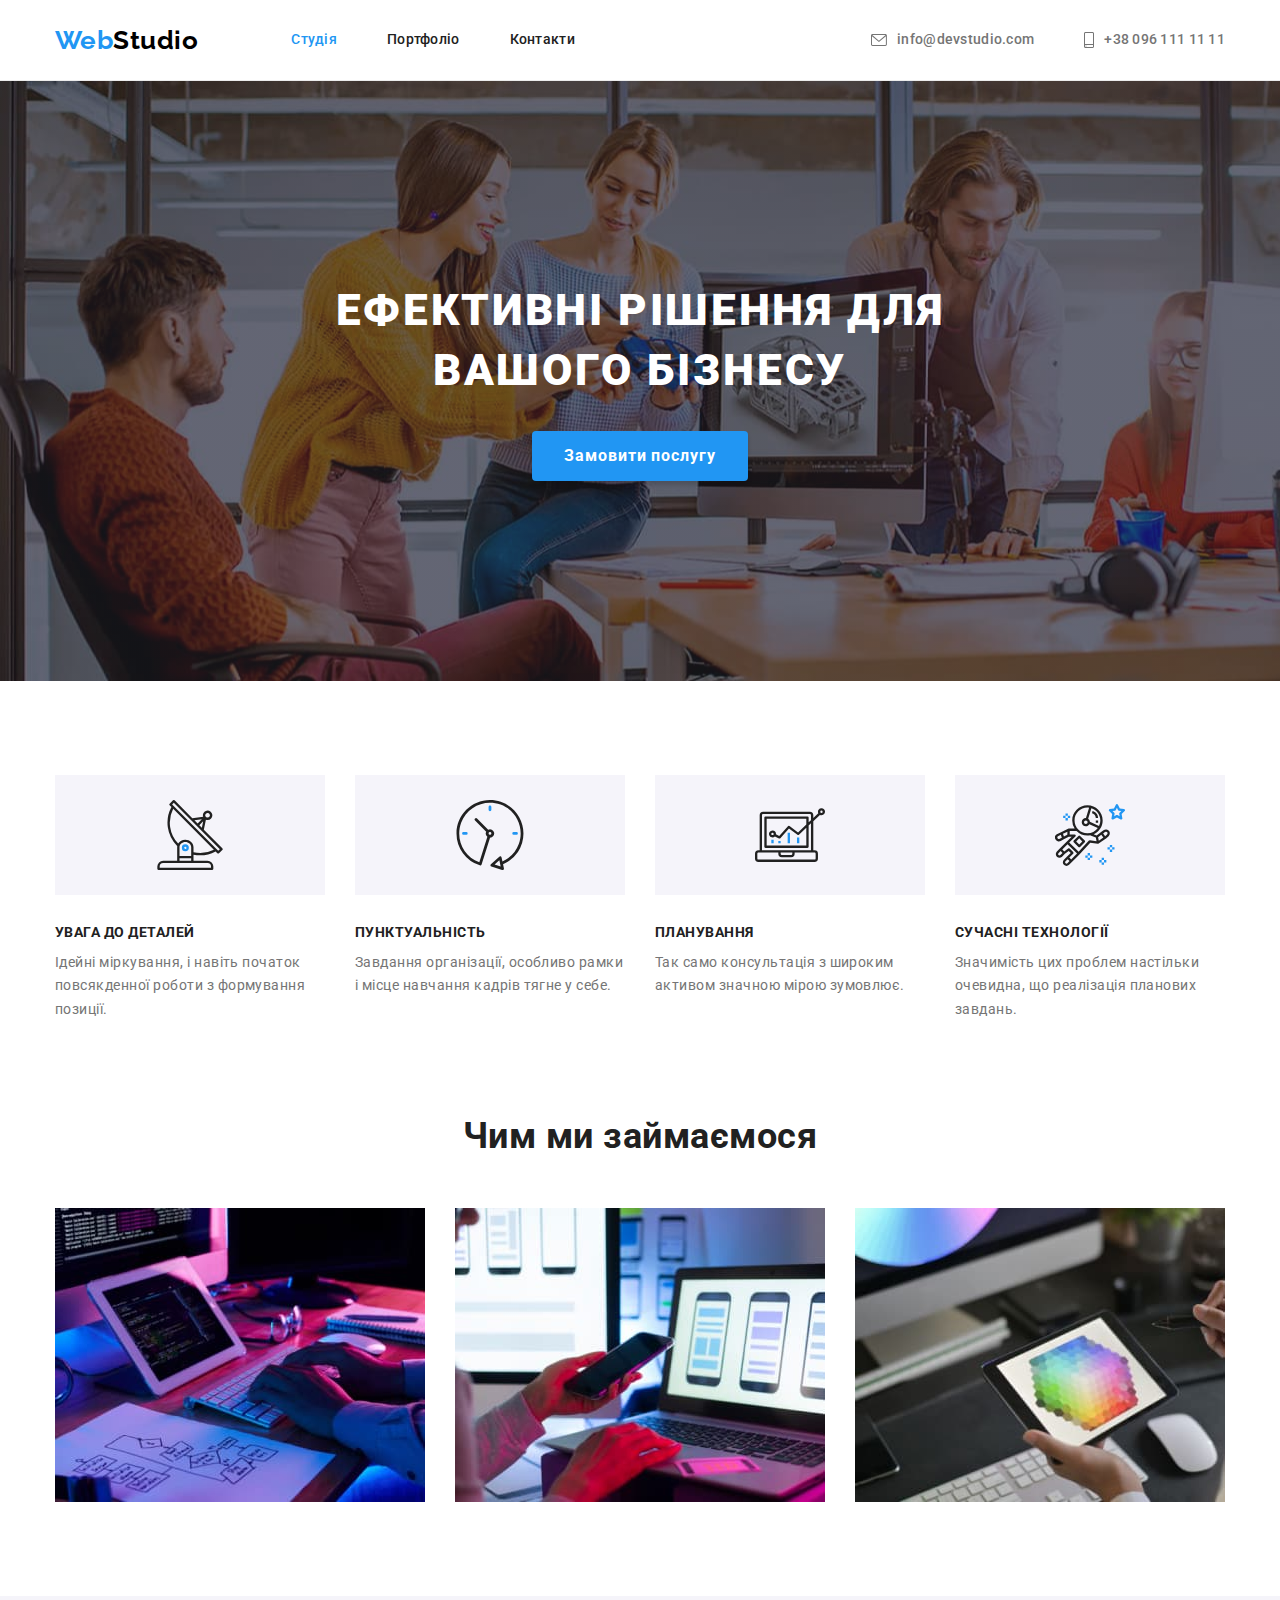
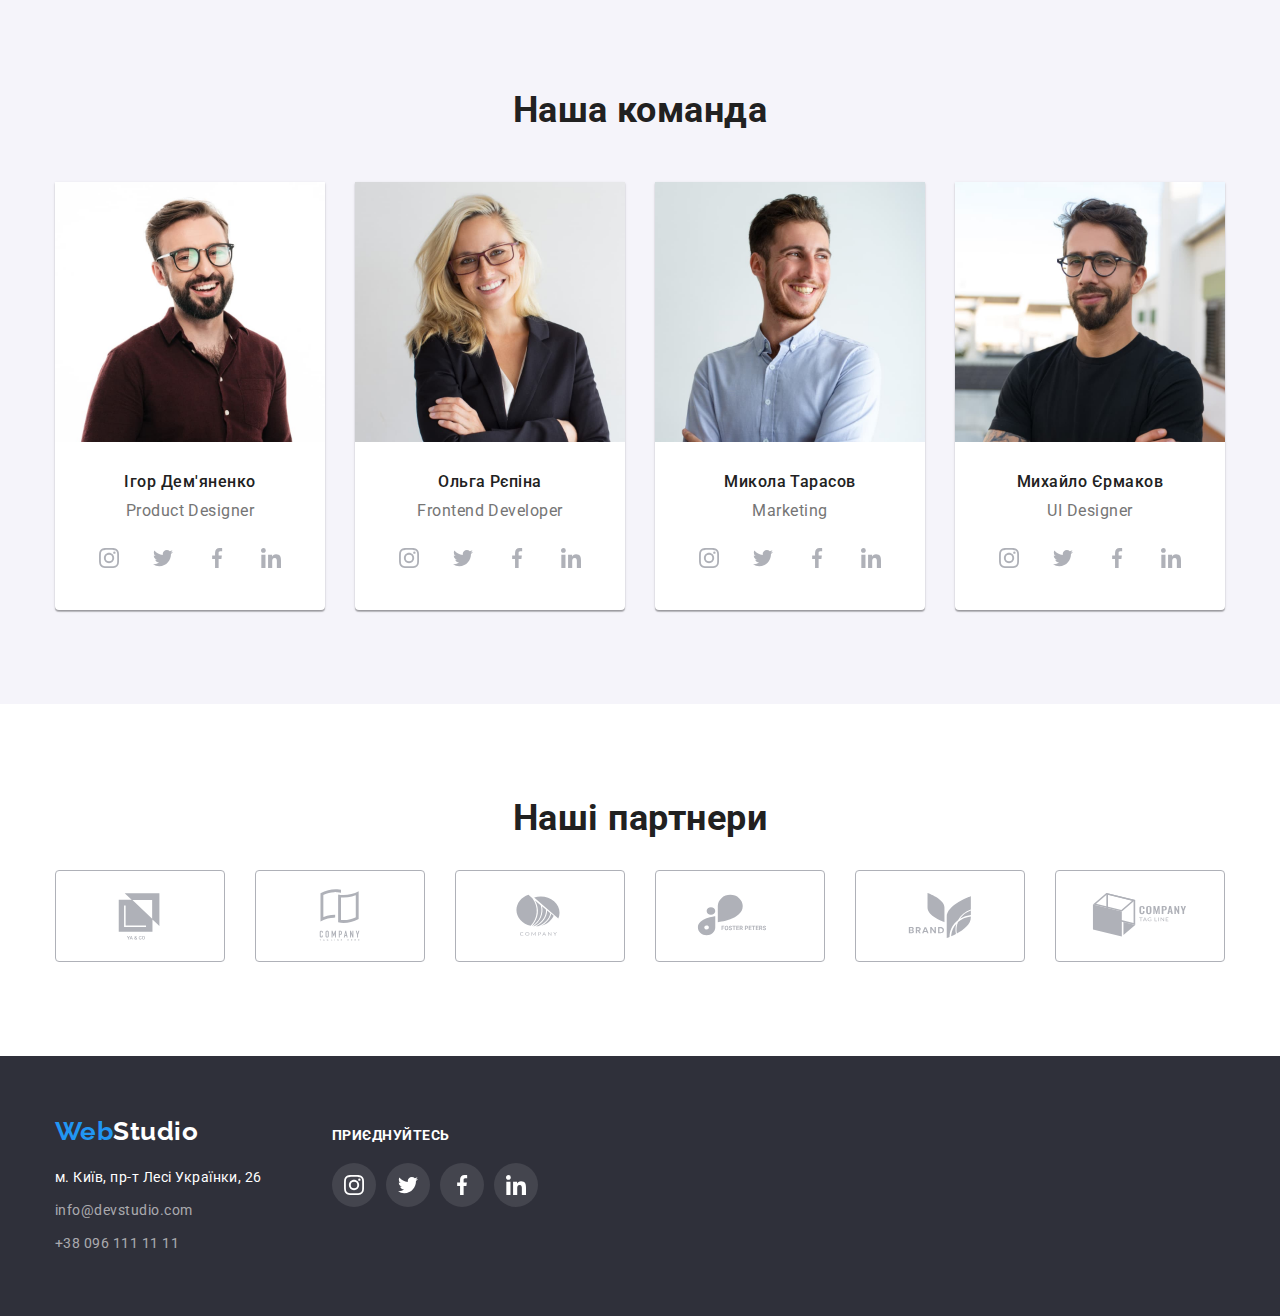
<file: index.html>
<!DOCTYPE html>
<html lang="uk">
  <head>
    <meta charset="UTF-8" />
    <meta http-equiv="X-UA-Compatible" content="IE=edge" />
    <meta name="viewport" content="width=device-width, initial-scale=1.0" />
    <title>Студія</title>
    <!-- Нормалізація -->
    <link
      rel="stylesheet"
      href="https://cdnjs.cloudflare.com/ajax/libs/modern-normalize/1.1.0/modern-normalize.min.css"
    />
    <!-- Шрифти -->
    <link rel="preconnect" href="https://fonts.googleapis.com" />
    <link rel="preconnect" href="https://fonts.gstatic.com" crossorigin />
    <link
      href="https://fonts.googleapis.com/css2?family=Raleway:wght@700&family=Roboto:wght@400;500;700;900&display=swap"
      rel="stylesheet"
    />
    <!-- Стилі -->
    <link rel="stylesheet" href="./css/styles.css" />
  </head>
  <body>
    <!--Шапка сторінки-->
    <header class="header">
      <div class="container">
        <div class="header-container">
          <nav class="header-nav">
            <a href="./index.html" class="logo header-logo">
              <span class="first-color-logo">Web</span>Studio
            </a>
            <ul class="site-nav">
              <li class="nav-item"><a href="./index.html" class="nav-link current">Студія</a></li>
              <li class="nav-item"><a href="./portfolio.html" class="nav-link">Портфоліо</a></li>
              <li class="nav-item"><a href="" class="nav-link"> Контакти </a></li>
            </ul>
          </nav>
          <ul class="contact-info">
            <li class="contact-item">
              <a href="mailto:info@devstudio.com" class="contact-link">
                <svg class="mailto" width="16" height="12">
                  <use href="./images/icons/icons.svg#icon-envelope"></use>
                </svg>
                info@devstudio.com
              </a>
            </li>
            <li class="contact-item">
              <a href="tel:+380961111111" class="contact-link">
                <svg class="smartphone" width="10" height="16">
                  <use href="./images/icons/icons.svg#icon-smartphone"></use>
                </svg>
                +38 096 111 11 11
              </a>
            </li>
          </ul>
        </div>
      </div>
    </header>

    <!--Основний контент сторінки-->
    <main>
      <!--Банер-->
      <section class="section-banner">
        <h1 class="banner-title">Ефективні рішення для вашого бізнесу</h1>
        <button type="button" class="button primery">Замовити послугу</button>
      </section>

      <!--Особливості-->
      <section class="section features">
        <div class="container">
          <h2 class="features-title visually-hidden">Особливості</h2>
          <ul class="features-list">
            <li class="features-item">
              <div class="features-icon-conteiner">
                <svg class="features-icon" width="70" height="70">
                  <use href="./images/icons/icons.svg#icon-antenna"></use>
                </svg>
              </div>
              <h3 class="features-accent">Увага до деталей</h3>
              <p class="features-text">
                Ідейні міркування, і навіть початок повсякденної роботи з формування позиції.
              </p>
            </li>
            <li class="features-item">
              <div class="features-icon-conteiner">
                <svg class="features-icon" width="70" height="70">
                  <use href="./images/icons/icons.svg#icon-clock"></use>
                </svg>
              </div>
              <h3 class="features-accent">Пунктуальність</h3>
              <p class="features-text">
                Завдання організації, особливо рамки і місце навчання кадрів тягне у себе.
              </p>
            </li>
            <li class="features-item">
              <div class="features-icon-conteiner">
                <svg class="features-icon" width="70" height="70">
                  <use href="./images/icons/icons.svg#icon-diagram"></use>
                </svg>
              </div>
              <h3 class="features-accent">Планування</h3>
              <p class="features-text">
                Так само консультація з широким активом значною мірою зумовлює.
              </p>
            </li>
            <li class="features-item">
              <div class="features-icon-conteiner">
                <svg class="features-icon" width="70" height="70">
                  <use href="./images/icons/icons.svg#icon-astronaut"></use>
                </svg>
              </div>
              <h3 class="features-accent">Сучасні технології</h3>
              <p class="features-text">
                Значимість цих проблем настільки очевидна, що реалізація планових завдань.
              </p>
            </li>
          </ul>
        </div>
      </section>

      <!--Чим ми займаємось-->
      <section class="section work">
        <div class="container">
          <h2 class="work-title">Чим ми займаємося</h2>
          <ul class="work-list">
            <li class="work-item">
              <img src="./images/main-page/box-1.jpg" alt="Бокс 1" width="370" />
            </li>
            <li class="work-item">
              <img src="./images/main-page/box-2.jpg" alt="Бокс 2" width="370" />
            </li>
            <li class="work-item">
              <img src="./images/main-page/box-3.jpg" alt="Бокс 3" width="370" />
            </li>
          </ul>
        </div>
      </section>

      <!--Наша команда-->
      <section class="section our-team">
        <div class="container">
          <h2 class="team-title">Наша команда</h2>
          <ul class="team-list">
            <li class="team-item">
              <img
                class="team-foto"
                src="./images/main-page/img-1.jpg"
                alt="Ігор Дем'яненко"
                width="270"
              />
              <div class="team-description">
                <h3 class="team-people">Ігор Дем'яненко</h3>
                <p lang="en" class="team-job">Product Designer</p>
                <ul class="team-socials-list">
                  <li class="socials-item">
                    <a class="socials-link" href="#">
                      <svg class="socials-icon" width="20" height="20">
                        <use href="./images/icons/icons.svg#icon-instagram"></use>
                      </svg>
                    </a>
                  </li>
                  <li class="socials-item">
                    <a class="socials-link" href="#">
                      <svg class="socials-icon" width="20" height="20">
                        <use href="./images/icons/icons.svg#icon-twitter"></use>
                      </svg>
                    </a>
                  </li>
                  <li class="socials-item">
                    <a class="socials-link" href="#">
                      <svg class="socials-icon" width="20" height="20">
                        <use href="./images/icons/icons.svg#icon-facebook"></use>
                      </svg>
                    </a>
                  </li>
                  <li class="socials-item">
                    <a class="socials-link" href="#">
                      <svg class="socials-icon" width="20" height="20">
                        <use href="./images/icons/icons.svg#icon-linkedin"></use>
                      </svg>
                    </a>
                  </li>
                </ul>
              </div>
            </li>
            <li class="team-item">
              <img
                class="team-foto"
                src="./images/main-page/img-2.jpg"
                alt="Ольга Рєпіна"
                width="270"
              />
              <div class="team-description">
                <h3 class="team-people">Ольга Рєпіна</h3>
                <p lang="en" class="team-job">Frontend Developer</p>
                <ul class="team-socials-list">
                  <li class="socials-item">
                    <a class="socials-link" href="#">
                      <svg class="socials-icon" width="20" height="20">
                        <use href="./images/icons/icons.svg#icon-instagram"></use>
                      </svg>
                    </a>
                  </li>
                  <li class="socials-item">
                    <a class="socials-link" href="#">
                      <svg class="socials-icon" width="20" height="20">
                        <use href="./images/icons/icons.svg#icon-twitter"></use>
                      </svg>
                    </a>
                  </li>
                  <li class="socials-item">
                    <a class="socials-link" href="#">
                      <svg class="socials-icon" width="20" height="20">
                        <use href="./images/icons/icons.svg#icon-facebook"></use>
                      </svg>
                    </a>
                  </li>
                  <li class="socials-item">
                    <a class="socials-link" href="#">
                      <svg class="socials-icon" width="20" height="20">
                        <use href="./images/icons/icons.svg#icon-linkedin"></use>
                      </svg>
                    </a>
                  </li>
                </ul>
              </div>
            </li>
            <li class="team-item">
              <img
                class="team-foto"
                src="./images/main-page/img-3.jpg"
                alt="Микола Тарасов"
                width="270"
              />
              <div class="team-description">
                <h3 class="team-people">Микола Тарасов</h3>
                <p lang="en" class="team-job">Marketing</p>
                <ul class="team-socials-list">
                  <li class="socials-item">
                    <a class="socials-link" href="#">
                      <svg class="socials-icon" width="20" height="20">
                        <use href="./images/icons/icons.svg#icon-instagram"></use>
                      </svg>
                    </a>
                  </li>
                  <li class="socials-item">
                    <a class="socials-link" href="#">
                      <svg class="socials-icon" width="20" height="20">
                        <use href="./images/icons/icons.svg#icon-twitter"></use>
                      </svg>
                    </a>
                  </li>
                  <li class="socials-item">
                    <a class="socials-link" href="#">
                      <svg class="socials-icon" width="20" height="20">
                        <use href="./images/icons/icons.svg#icon-facebook"></use>
                      </svg>
                    </a>
                  </li>
                  <li class="socials-item">
                    <a class="socials-link" href="#">
                      <svg class="socials-icon" width="20" height="20">
                        <use href="./images/icons/icons.svg#icon-linkedin"></use>
                      </svg>
                    </a>
                  </li>
                </ul>
              </div>
            </li>
            <li class="team-item">
              <img
                class="team-foto"
                src="./images/main-page/img-4.jpg"
                alt="Михайло Єрмаков"
                width="270"
              />
              <div class="team-description">
                <h3 class="team-people">Михайло Єрмаков</h3>
                <p lang="en" class="team-job">UI Designer</p>
                <ul class="team-socials-list">
                  <li class="socials-item">
                    <a class="socials-link" href="#">
                      <svg class="socials-icon" width="20" height="20">
                        <use href="./images/icons/icons.svg#icon-instagram"></use>
                      </svg>
                    </a>
                  </li>
                  <li class="socials-item">
                    <a class="socials-link" href="#">
                      <svg class="socials-icon" width="20" height="20">
                        <use href="./images/icons/icons.svg#icon-twitter"></use>
                      </svg>
                    </a>
                  </li>
                  <li class="socials-item">
                    <a class="socials-link" href="#">
                      <svg class="socials-icon" width="20" height="20">
                        <use href="./images/icons/icons.svg#icon-facebook"></use>
                      </svg>
                    </a>
                  </li>
                  <li class="socials-item">
                    <a class="socials-link" href="#">
                      <svg class="socials-icon" width="20" height="20">
                        <use href="./images/icons/icons.svg#icon-linkedin"></use>
                      </svg>
                    </a>
                  </li>
                </ul>
              </div>
            </li>
          </ul>
        </div>
      </section>

      <!--Наші партнери -->
      <section class="section partners">
        <div class="container">
          <h2 class="partners-title">Наші партнери</h2>
          <ul class="partners-list">
            <li class="partners-item">
              <a class="partners-link" href="#">
                <svg width="106" height="60">
                  <use href="./images/icons/icons.svg#icon-client-1"></use>
                </svg>
              </a>
            </li>
            <li class="partners-item">
              <a class="partners-link" href="#">
                <svg width="106" height="60">
                  <use href="./images/icons/icons.svg#icon-client-2"></use>
                </svg>
              </a>
            </li>
            <li class="partners-item">
              <a class="partners-link" href="#">
                <svg width="106" height="60">
                  <use href="./images/icons/icons.svg#icon-client-3"></use>
                </svg>
              </a>
            </li>
            <li class="partners-item">
              <a class="partners-link" href="#">
                <svg width="106" height="60">
                  <use href="./images/icons/icons.svg#icon-client-4"></use>
                </svg>
              </a>
            </li>
            <li class="partners-item">
              <a class="partners-link" href="#">
                <svg width="106" height="60">
                  <use href="./images/icons/icons.svg#icon-client-5"></use>
                </svg>
              </a>
            </li>
            <li class="partners-item">
              <a class="partners-link" href="#">
                <svg width="106" height="60">
                  <use href="./images/icons/icons.svg#icon-client-6"></use>
                </svg>
              </a>
            </li>
          </ul>
        </div>
      </section>
    </main>

    <!--Підвал сторінки-->
    <footer class="footer">
      <div class="container footer-container">
        <div class="footer-address-list">
          <a href="./index.html" class="logo footer-logo">
            <span class="first-color-logo">Web</span><span class="second-color-logo">Studio</span>
          </a>
          <address>
            <ul class="footer-list">
              <li class="address-item">
                <a
                  href="https://goo.gl/maps/7CsHQQZuGeeyRnXi9"
                  target="_blank"
                  rel="noopener noreferrer nofollow"
                  class="address-link"
                >
                  м. Київ, пр-т Лесі Українки, 26
                </a>
              </li>
              <li class="address-item">
                <a href="mailto:info@devstudio.com" class="footer-link">info@devstudio.com</a>
              </li>
              <li class="address-item">
                <a href="tel:+380961111111" class="footer-link">+38 096 111 11 11</a>
              </li>
            </ul>
          </address>
        </div>
        <div class="footer-socials">
          <h2 class="footer-title">приєднуйтесь</h2>
          <ul class="footer-socails-list">
            <li class="footer-socials-item">
              <a class="footer-socials-link" href="#">
                <svg class="footer-socials-icon" width="20" height="20">
                  <use href="./images/icons/icons.svg#icon-instagram"></use>
                </svg>
              </a>
            </li>
            <li class="footer-socials-item">
              <a class="footer-socials-link" href="#">
                <svg class="footer-socials-icon" width="20" height="20">
                  <use href="./images/icons/icons.svg#icon-twitter"></use>
                </svg>
              </a>
            </li>
            <li class="footer-socials-item">
              <a class="footer-socials-link" href="#">
                <svg class="footer-socials-icon" width="20" height="20">
                  <use href="./images/icons/icons.svg#icon-facebook"></use>
                </svg>
              </a>
            </li>
            <li class="footer-socials-item">
              <a class="footer-socials-link" href="#">
                <svg class="footer-socials-icon" width="20" height="20">
                  <use href="./images/icons/icons.svg#icon-linkedin"></use>
                </svg>
              </a>
            </li>
          </ul>
        </div>
      </div>
    </footer>
  </body>
</html>
</file>
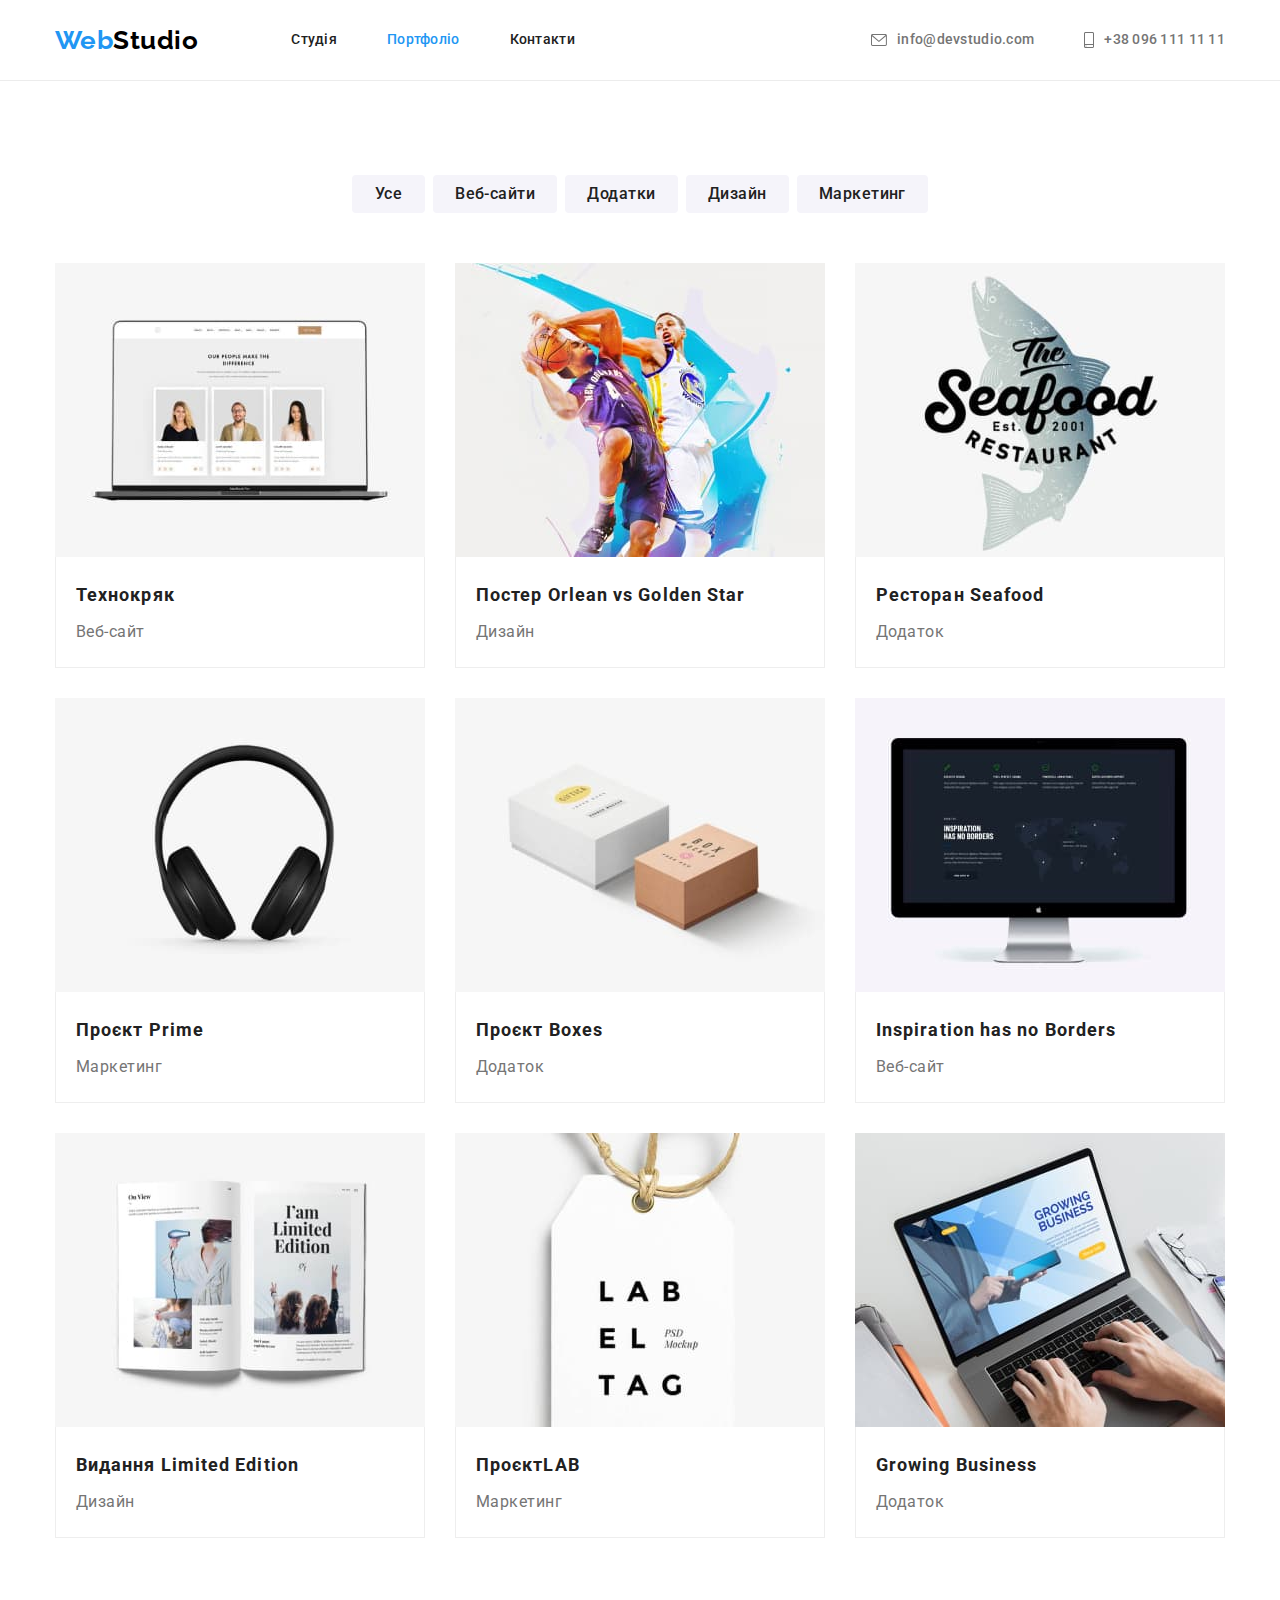
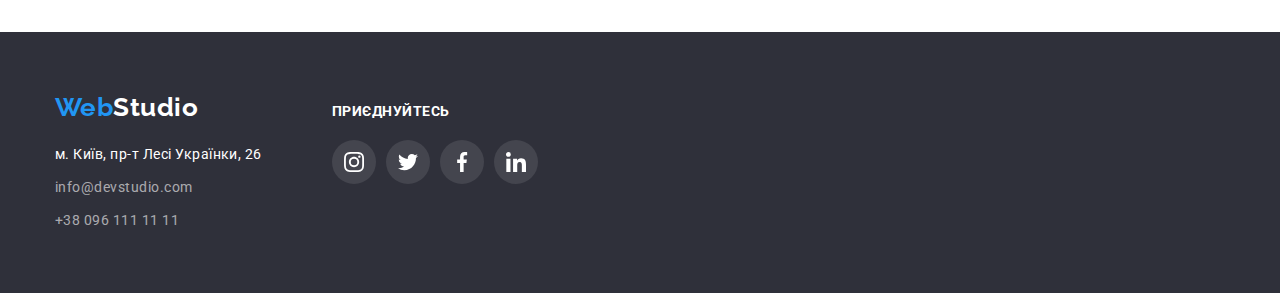
<file: portfolio.html>
<!DOCTYPE html>
<html lang="uk">
  <head>
    <meta charset="UTF-8" />
    <meta http-equiv="X-UA-Compatible" content="IE=edge" />
    <meta name="viewport" content="width=device-width, initial-scale=1.0" />
    <title>Студія</title>
    <!-- Нормалізація -->
    <link
      rel="stylesheet"
      href="https://cdnjs.cloudflare.com/ajax/libs/modern-normalize/1.1.0/modern-normalize.min.css"
    />
    <!-- Шрифти -->
    <link rel="preconnect" href="https://fonts.googleapis.com" />
    <link rel="preconnect" href="https://fonts.gstatic.com" crossorigin />
    <link
      href="https://fonts.googleapis.com/css2?family=Raleway:wght@700&family=Roboto:wght@400;500;700;900&display=swap"
      rel="stylesheet"
    />
    <!-- Стилі -->
    <link rel="stylesheet" href="./css/styles.css" />
  </head>
  <body>
    <!--Шапка сторінки-->
    <header class="header">
      <div class="container">
        <div class="header-container">
          <nav class="header-nav">
            <a href="./index.html" class="logo header-logo">
              <span class="first-color-logo">Web</span>Studio
            </a>
            <ul class="site-nav">
              <li class="nav-item"><a href="./index.html" class="nav-link">Студія</a></li>
              <li class="nav-item">
                <a href="./portfolio.html" class="nav-link current">Портфоліо</a>
              </li>
              <li class="nav-item"><a href="" class="nav-link"> Контакти </a></li>
            </ul>
          </nav>
          <ul class="contact-info">
            <li class="contact-item">
              <a href="mailto:info@devstudio.com" class="contact-link">
                <svg class="mailto" width="16" height="12">
                  <use href="./images/icons/icons.svg#icon-envelope"></use>
                </svg>
                info@devstudio.com
              </a>
            </li>
            <li class="contact-item">
              <a href="tel:+380961111111" class="contact-link">
                <svg class="smartphone" width="10" height="16">
                  <use href="./images/icons/icons.svg#icon-smartphone"></use>
                </svg>
                +38 096 111 11 11
              </a>
            </li>
          </ul>
        </div>
      </div>
    </header>

    <!--Основний контент сторінки-->
    <main>
      <section class="section portfolio">
        <div class="container">
          <h1 class="portfolio-title visually-hidden">Портфоліо</h1>
          <!--Фільтр-->
          <ul class="filter">
            <li><button type="button" class="button secondary">Усе</button></li>
            <li><button type="button" class="button secondary">Веб-сайти</button></li>
            <li><button type="button" class="button secondary">Додатки</button></li>
            <li><button type="button" class="button secondary">Дизайн</button></li>
            <li><button type="button" class="button secondary">Маркетинг</button></li>
          </ul>

          <!--Портфоліо робіт-->
          <ul class="portfolio-list">
            <li class="portfolio-parts">
              <a href="#" class="portfolio-item">
                <img src="./images/portfolio/project-1.jpg" alt="project-1" width="370" />
                <div class="portfolio-name">
                  <h2 class="portfolio-sample">Технокряк</h2>
                  <p class="portfolio-type">Веб-сайт</p>
                </div>
              </a>
            </li>
            <li class="portfolio-parts">
              <a href="#" class="portfolio-item">
                <img src="./images/portfolio/project-2.jpg" alt="project-2" width="370" />
                <div class="portfolio-name">
                  <h2 class="portfolio-sample">
                    Постер <span lang="en"> Orlean vs Golden Star</span>
                  </h2>
                  <p class="portfolio-type">Дизайн</p>
                </div>
              </a>
            </li>
            <li class="portfolio-parts">
              <a href="#" class="portfolio-item">
                <img src="./images/portfolio/project-3.jpg" alt="project-3" width="370" />
                <div class="portfolio-name">
                  <h2 class="portfolio-sample">Ресторан <span lang="en">Seafood</span></h2>
                  <p class="portfolio-type">Додаток</p>
                </div>
              </a>
            </li>
            <li class="portfolio-parts">
              <a href="#" class="portfolio-item">
                <img src="./images/portfolio/project-4.jpg" alt="project-4" width="370" />
                <div class="portfolio-name">
                  <h2 class="portfolio-sample">Проєкт <span lang="en">Prime</span></h2>
                  <p class="portfolio-type">Маркетинг</p>
                </div>
              </a>
            </li>
            <li class="portfolio-parts">
              <a href="#" class="portfolio-item">
                <img src="./images/portfolio/project-5.jpg" alt="project-5" width="370" />
                <div class="portfolio-name">
                  <h2 class="portfolio-sample">Проєкт <span lang="en">Boxes</span></h2>
                  <p class="portfolio-type">Додаток</p>
                </div>
              </a>
            </li>
            <li class="portfolio-parts">
              <a href="#" class="portfolio-item">
                <img src="./images/portfolio/project-6.jpg" alt="project-6" width="370" />
                <div class="portfolio-name">
                  <h2 class="portfolio-sample">
                    <span lang="en">Inspiration has no Borders</span>
                  </h2>
                  <p class="portfolio-type">Веб-сайт</p>
                </div>
              </a>
            </li>
            <li class="portfolio-parts">
              <a href="#" class="portfolio-item">
                <img src="./images/portfolio/project-7.jpg" alt="project-7" width="370" />
                <div class="portfolio-name">
                  <h2 class="portfolio-sample">Видання <span lang="en">Limited Edition</span></h2>
                  <p class="portfolio-type">Дизайн</p>
                </div>
              </a>
            </li>
            <li class="portfolio-parts">
              <a href="#" class="portfolio-item">
                <img src="./images/portfolio/project-8.jpg" alt="project-8" width="370" />
                <div class="portfolio-name">
                  <h2 class="portfolio-sample">Проєкт<span lang="en">LAB</span></h2>
                  <p class="portfolio-type">Маркетинг</p>
                </div>
              </a>
            </li>
            <li class="portfolio-parts">
              <a href="#" class="portfolio-item">
                <img src="./images/portfolio/project-9.jpg" alt="project-9" width="370" />
                <div class="portfolio-name">
                  <h2 class="portfolio-sample"><span lang="en">Growing Business</span></h2>
                  <p class="portfolio-type">Додаток</p>
                </div>
              </a>
            </li>
          </ul>
        </div>
      </section>
    </main>

    <!--Підвал сторінки-->
    <footer class="footer">
      <div class="container footer-container">
        <div class="footer-address-list">
          <a href="./index.html" class="logo footer-logo">
            <span class="first-color-logo">Web</span><span class="second-color-logo">Studio</span>
          </a>
          <address>
            <ul class="footer-list">
              <li class="address-item">
                <a
                  href="https://goo.gl/maps/7CsHQQZuGeeyRnXi9"
                  target="_blank"
                  rel="noopener noreferrer nofollow"
                  class="address-link"
                >
                  м. Київ, пр-т Лесі Українки, 26
                </a>
              </li>
              <li class="address-item">
                <a href="mailto:info@devstudio.com" class="footer-link">info@devstudio.com</a>
              </li>
              <li class="address-item">
                <a href="tel:+380961111111" class="footer-link">+38 096 111 11 11</a>
              </li>
            </ul>
          </address>
        </div>
        <div class="footer-socials">
          <h2 class="footer-title">приєднуйтесь</h2>
          <ul class="footer-socails-list">
            <li class="footer-socials-item">
              <a class="footer-socials-link" href="#">
                <svg class="footer-socials-icon" width="20" height="20">
                  <use href="./images/icons/icons.svg#icon-instagram"></use>
                </svg>
              </a>
            </li>
            <li class="footer-socials-item">
              <a class="footer-socials-link" href="#">
                <svg class="footer-socials-icon" width="20" height="20">
                  <use href="./images/icons/icons.svg#icon-twitter"></use>
                </svg>
              </a>
            </li>
            <li class="footer-socials-item">
              <a class="footer-socials-link" href="#">
                <svg class="footer-socials-icon" width="20" height="20">
                  <use href="./images/icons/icons.svg#icon-facebook"></use>
                </svg>
              </a>
            </li>
            <li class="footer-socials-item">
              <a class="footer-socials-link" href="#">
                <svg class="footer-socials-icon" width="20" height="20">
                  <use href="./images/icons/icons.svg#icon-linkedin"></use>
                </svg>
              </a>
            </li>
          </ul>
        </div>
      </div>
    </footer>
  </body>
</html>
</file>
<file: css/styles.css>
:root {
  --primery-text-color: #757575;
  --title-text-color: #212121;
  --accent-color: #2196f3;
  --primery-white-color: #ffffff;
  --primery-black-color: #000000;
  --address-second-color: rgba(255, 255, 255, 0.6);
  --primery-bg-color: #2f303a;
  --button-primery-bg-color: #2196f3;
  --button-bg-active-color: #188ce8;
  --special-bg-color: #f5f4fa;
  --portfolio-bg-color: #eeeeee;
  --border-header-color: #ececec;
  --bg-gradient-color: rgba(47, 48, 58, 0.4);
  --bg-banner-color: #c4c4c4;
  --border-icon-color: #afb1b8;
  --footer-bg-icon: rgba(255, 255, 255, 0.1);
}

body {
  background-color: var(--primery-white-color);
  color: var(--primery-text-color);
  font-family: 'Roboto', sans-serif;
  letter-spacing: 0.03em;
}

ul {
  list-style: none;
  margin: 0;
  padding: 0;
}

img {
  display: block;
  max-width: 100%;
  height: auto;
}

h1,
h2,
h3,
p {
  margin-top: 0;
}

/* Інформація по секціям загальна */

.container {
  width: 1200px;
  margin-left: auto;
  margin-right: auto;
  padding-left: 15px;
  padding-right: 15px;
}

.section {
  padding-top: 94px;
  padding-bottom: 94px;
}

.features-title,
.work-title,
.team-title,
.portfolio-title,
.partners-title,
.features-accent,
.team-people,
.portfolio-sample {
  color: var(--title-text-color);
}

.features-title,
.work-title,
.team-title,
.portfolio-title,
.partners-title {
  font-weight: 700;
  font-size: 36px;
  line-height: 1.16;
  text-align: center;
}

.visually-hidden {
  position: absolute;
  white-space: nowrap;
  width: 1px;
  height: 1px;
  overflow: hidden;
  border: 0;
  padding: 0;
  clip: rect(0 0 0 0);
  clip-path: inset(50%);
  margin: -1px;
}

/* Шапка сайту*/

.header {
  border-bottom: 1px solid var(--border-header-color);
}
.logo {
  color: var(--primery-black-color);
  font-family: 'Raleway', sans-serif;
  font-weight: 700;
  font-size: 26px;
  line-height: 1.19;
  text-decoration: none;
}

.first-color-logo {
  color: var(--accent-color);
}

.header-container,
.header-nav {
  display: flex;
  justify-content: space-between;
  align-items: center;
}

.header-nav {
  gap: 93px;
}

.header-logo {
  display: flex;
}

/* Сайт навігація */

.site-nav,
.contact-info {
  display: flex;
  gap: 50px;
}

.nav-link {
  display: block;
  padding-top: 32px;
  padding-bottom: 32px;

  color: var(--title-text-color);
  font-weight: 500;
  font-size: 14px;
  line-height: 1.14;
  letter-spacing: 0.02em;
  text-decoration: none;
}

.contact-link {
  display: flex;
  gap: 10px;
  align-items: center;
  padding-top: 32px;
  padding-bottom: 32px;

  fill: var(--primery-text-color);
  color: var(--primery-text-color);

  font-weight: 500;
  font-size: 14px;
  line-height: 1.14;
  letter-spacing: 0.02em;
  text-decoration: none;
}

.nav-link:hover,
.nav-link:focus,
.contact-link:hover,
.contact-link:focus {
  color: var(--accent-color);
  fill: var(--accent-color);
}

.nav-link.current {
  color: var(--accent-color);
}

/* Банер */

.section-banner {
  max-width: 1600px;
  padding-top: 200px;
  padding-bottom: 200px;
  margin-left: auto;
  margin-right: auto;

  background-image: linear-gradient(to top, var(--bg-gradient-color), var(--bg-gradient-color)),
    url(../images/main-page/hero-bg-img.jpg);
  background-color: var(--bg-banner-color);

  text-align: center;
}

.banner-title {
  max-width: 696px;
  margin: 0 auto 30px;

  color: var(--primery-white-color);
  font-weight: 900;
  font-size: 44px;
  line-height: 1.36;
  letter-spacing: 0.06em;
  text-transform: uppercase;
}

/* Кнопка */

.button {
  border-radius: 4px;
  border: transparent;

  font-family: inherit;
  font-size: 16px;
  text-align: center;
  cursor: pointer;
}

.primery {
  padding: 10px 32px;
  min-width: 216px;

  color: var(--primery-white-color);
  background-color: var(--button-primery-bg-color);
  font-weight: 700;
  line-height: 1.87;
  letter-spacing: 0.06em;
  box-shadow: 0px 4px 4px rgba(0, 0, 0, 0.15);
}

.primery:hover,
.primery:focus {
  color: var(--primery-white-color);
  background-color: var(--button-bg-active-color);
}

.secondary {
  min-width: 73px;
  padding: 6px 22px;

  color: var(--title-text-color);
  background-color: var(--special-bg-color);
  font-weight: 500;
  line-height: 1.62;
  letter-spacing: 0.03em;
}

.secondary:hover,
.secondary:focus {
  color: var(--primery-white-color);
  background-color: var(--button-primery-bg-color);
  box-shadow: 0px 3px 1px rgba(0, 0, 0, 0.1), 0px 1px 2px rgba(0, 0, 0, 0.08),
    0px 2px 2px rgba(0, 0, 0, 0.12);
}

/* Секція особливості */

.features-list {
  display: flex;
  gap: 30px;
}

.features-icon-conteiner {
  display: flex;
  justify-content: center;
  align-items: center;
  width: 270px;
  height: 120px;
  margin-bottom: 30px;

  background-color: var(--special-bg-color);
}

.features-accent {
  margin-bottom: 10px;

  font-weight: 700;
  font-size: 14px;
  line-height: 1.14;
  text-transform: uppercase;
}

.features-text {
  margin-bottom: 0;
  font-size: 14px;
  line-height: 1.71;
}

/* Чим ми замаємось */

.work {
  padding-top: 0;
}

.work-title {
  margin-bottom: 50px;
}

.work-list {
  display: flex;
}

.work-item {
  flex-basis: 370px;
  margin-right: 30px;
}

.work-item:nth-child(3n) {
  margin-right: 0;
}

/* Наша команда */

.our-team {
  background-color: var(--special-bg-color);
}

.team-title {
  margin-bottom: 50px;
}

.team-list {
  display: flex;
}

.team-item {
  margin-right: 30px;

  background-color: var(--primery-white-color);
  border-radius: 0px 0px 4px 4px;
  box-shadow: 0px 1px 3px rgba(0, 0, 0, 0.12), 0px 1px 1px rgba(0, 0, 0, 0.14),
    0px 2px 1px rgba(0, 0, 0, 0.2);
}

.team-item:last-child {
  margin-right: 0;
}

.team-foto {
  flex-basis: 270px;
}

.team-description {
  padding-top: 30px;
  padding-bottom: 30px;
}

.team-people {
  margin-bottom: 10px;

  font-weight: 500;
  font-size: 16px;
  line-height: 1.19;
  text-align: center;
}

.team-job {
  margin-bottom: 16px;

  font-size: 16px;
  line-height: 1.19;
  text-align: center;
}

/* Соціальні мережі */

.team-socials-list {
  display: flex;
  align-items: center;
  justify-content: center;
  gap: 10px;
}

.socials-item {
  width: 44px;
  height: 44px;
}

.socials-link {
  display: flex;
  align-items: center;
  justify-content: center;
  width: 100%;
  height: 100%;
  background-color: var(--primery-white-color);
  fill: var(--border-icon-color);
  border-radius: 50%;
  cursor: pointer;
}

.socials-link:hover,
.socials-link:focus {
  fill: var(--primery-white-color);
  background-color: var(--accent-color);
}

/* Наші партнери */

.partners-list {
  display: flex;
  align-items: center;
  gap: 30px;
}

.partners-item {
  width: 170px;
  height: 92px;
}

.partners-link {
  display: flex;
  width: 100%;
  height: 100%;
  justify-content: center;
  align-items: center;
  fill: var(--border-icon-color);
  border: 1px solid var(--border-icon-color);
  border-radius: 4px;
  cursor: pointer;
}

.partners-link:hover,
.partners-link:focus {
  fill: var(--accent-color);
  border: 1px solid var(--accent-color);
}

/* Портфоліо */

.filter {
  display: flex;
  justify-content: center;
  margin-bottom: 50px;
  gap: 8px;
}

.portfolio-list {
  display: flex;
  flex-wrap: wrap;
}

.portfolio-parts {
  flex-basis: 370px;
  margin-right: 30px;
  margin-bottom: 30px;
}

.portfolio-parts:nth-child(3n) {
  margin-right: 0;
}

.portfolio-parts:nth-last-child(-n + 3) {
  margin-bottom: 0;
}

.portfolio-item {
  display: block;
  background-color: var(--portfolio-bg-color);
  text-decoration: none;
}

.portfolio-item:hover,
.portfolio-item:focus {
  box-shadow: 0px 1px 1px rgba(0, 0, 0, 0.12), 0px 4px 4px rgba(0, 0, 0, 0.06),
    1px 4px 6px rgba(0, 0, 0, 0.16);
}

.portfolio-name {
  padding-top: 20px;
  padding-right: 24px;
  padding-bottom: 20px;
  padding-left: 20px;

  border-right: 1px solid var(--portfolio-bg-color);
  border-bottom: 1px solid var(--portfolio-bg-color);
  border-left: 1px solid var(--portfolio-bg-color);

  background-color: var(--primery-white-color);
}

.portfolio-sample {
  margin-bottom: 4px;

  font-weight: 700;
  font-size: 18px;
  line-height: 2;
  letter-spacing: 0.06em;
}

.portfolio-type {
  margin-bottom: 0;

  color: var(--primery-text-color);
  font-size: 16px;
  line-height: 1.88;
}

/* Підвал */

.footer {
  padding-top: 60px;
  padding-bottom: 60px;

  background-color: var(--primery-bg-color);
}

.footer-container {
  display: flex;
  align-items: baseline;
  gap: 70px;
}

.footer-logo {
  display: block;
  margin-bottom: 20px;
}
.second-color-logo,
.address-link {
  color: var(--primery-white-color);
}

.footer-link {
  color: var(--address-second-color);
}

.address-item {
  margin-bottom: 9px;
}

.address-item:last-child {
  margin-bottom: 0;
}

.address-link:hover,
.address-link:focus,
.footer-link:hover,
.footer-link:focus {
  color: var(--accent-color);
}

.address-link,
.footer-link {
  font-style: normal;
  font-size: 14px;
  line-height: 1.71;
  text-decoration: none;
}

/* Соціальні мережі компанії */

.footer-title {
  margin-bottom: 20px;

  font-weight: 700;
  font-size: 14px;
  line-height: 1.14em;
  color: var(--primery-white-color);
  text-transform: uppercase;
}

.footer-socails-list {
  display: flex;
  align-items: center;
  gap: 10px;
}

.footer-socials-item {
  width: 44px;
  height: 44px;
}

.footer-socials-link {
  display: flex;
  justify-content: center;
  align-items: center;
  width: 100%;
  height: 100%;
  fill: var(--primery-white-color);
  background-color: var(--footer-bg-icon);
  border-radius: 50%;
  cursor: pointer;
}

.footer-socials-link:hover,
.footer-socials-link:focus {
  background-color: var(--button-primery-bg-color);
}
</file>
